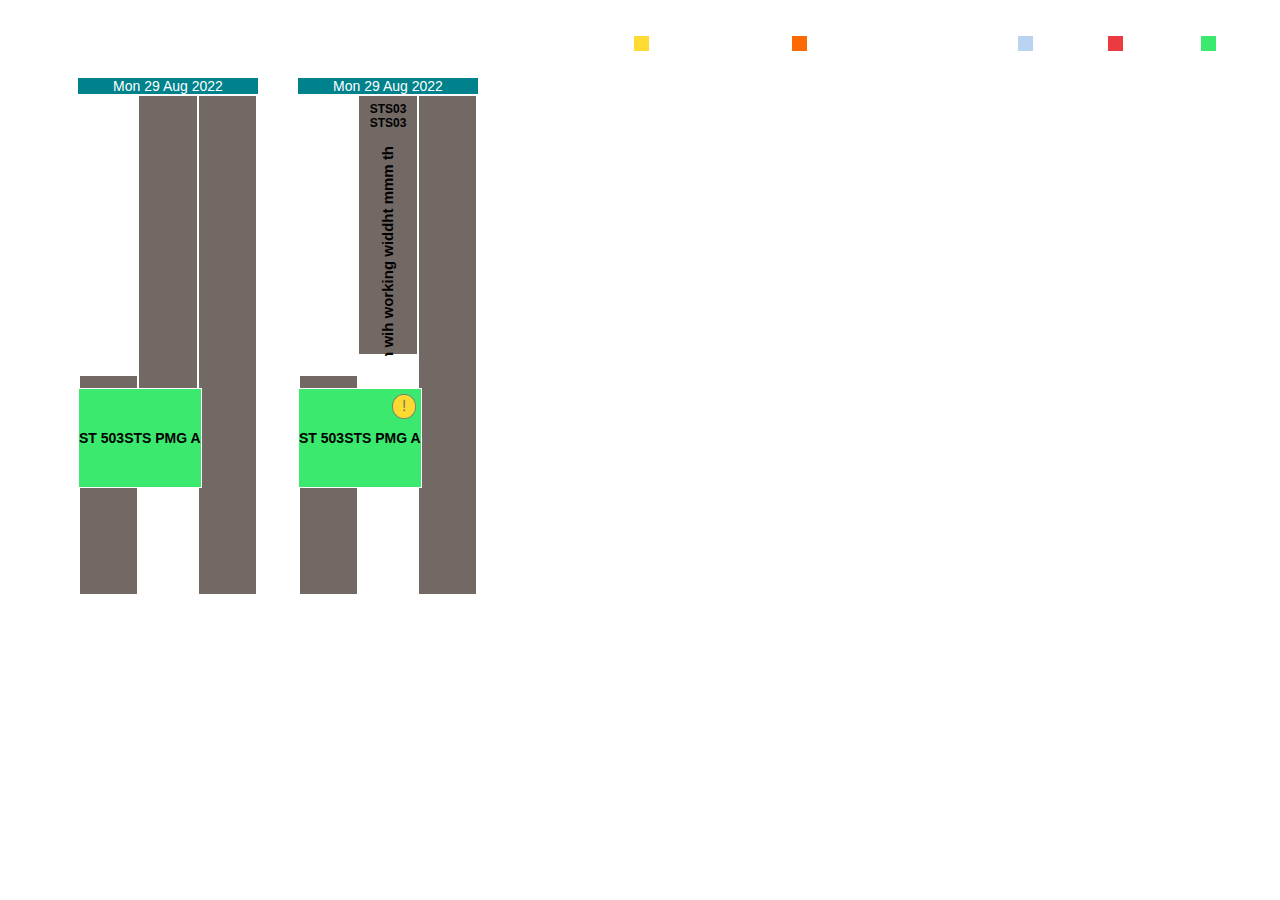
<file: index.html>
<!DOCTYPE html>
<html lang="en">
<head>
    <meta charset="UTF-8">
    <meta http-equiv="X-UA-Compatible" content="IE=edge">
    <meta name="viewport" content="width=device-width, initial-scale=1.0">
    <link rel="stylesheet" href="style.css">
    <link rel="stylesheet" href="https://cdnjs.cloudflare.com/ajax/libs/font-awesome/4.7.0/css/font-awesome.min.css">
    <title>Document</title>
</head>
<body>

        <div  class="head-of-div" style="width: 100%;">
            <div class="first-div-legend">
                 <div class="first-legend-child">
                        <div class="square-legend" >
                        
                        </div>
                        <div class="text-legend">
                            Waiting  for Approval
                        </div> 
                 </div>

                 <div class="first-legend-child">
                    <div class="square-legend" style="background-color:#fd6a03" >
                    
                    </div>
                    <div class="text-legend">
                        Requested for schedule change
                    </div>
                 </div>

                 <div class="first-legend-child" >
                    <div class="square-legend" style="background-color:#bad3f0 ;" >
                    
                    </div>
                    <div class="text-legend">
                        Planned
                    </div>
                 </div>

                 <div class="first-legend-child">
                    <div class="square-legend" style="background-color:#ec3a41 ;" >
                    
                    </div>
                    <div class="text-legend">
                        Rejected
                    </div>
                 </div>

                 <div class="first-legend-child">
                    <div class="square-legend" style="background-color:#3ae96e ;" >
                    
                    </div>
                    <div class="text-legend">
                        Finished
                    </div>
                 </div>
                 
            </div>
            <div class="second-div-legend">

                    <div class="row-for-time-clock">
                        
                            <div class="black-box">

                            </div>

                            <div class="box-content-time">
                                    00:00
                            </div>
                             <div class="box-content-time">
                                    01:00
                            </div>
                            <div class="box-content-time">
                                02:00
                            </div>
                            <div class="box-content-time">
                                03:00
                            </div>
                            <div class="box-content-time">
                                04:00
                            </div>
                            <div class="box-content-time">
                                05:00
                            </div>
                            <div class="box-content-time">
                                06:00
                            </div>
                            <div class="box-content-time">
                                07:00
                            </div>
                            <div class="box-content-time">
                                08:00
                            </div>
                            <div class="box-content-time">
                                09:00
                            </div>
                            <div class="box-content-time">
                                10:00
                            </div>
                            <div class="box-content-time">
                                11:00
                            </div>
                            <div class="box-content-time">
                                12:00
                            </div>
                            <div class="box-content-time">
                                13:00
                            </div>
                            <div class="box-content-time">
                                14:00
                            </div>
                            <div class="box-content-time">
                                15:00
                            </div>
                            <div class="box-content-time">
                                16:00
                            </div>
                            <div class="box-content-time">
                                17:00
                            </div>
                            <div class="box-content-time">
                                18:00
                            </div>
                            <div class="box-content-time">
                                19:00
                            </div>
                            <div class="box-content-time">
                                20:00
                            </div>
                            <div class="box-content-time">
                                21:00
                            </div>
                            <div class="box-content-time">
                                22:00
                            </div>
                            <div class="box-content-time">
                                23:00
                            </div>
                            <div class="box-content-time">
                                24:00
                            </div>


                    </div>

                    <div class="row-data-and-amintanance">

                        <div class="header-data-maintannace">
                                Mon  29 Aug 2022
                        </div>

                        <div class="data-per-column">

                            <div class="data-maintance-and-clock" style="width:  calc(1/3*100%) ;"> 

                                <div class="black-segemnt" style="height: 280px;">

                                </div>
                                <div class="one-colum-parsial" style="height: 220px;">


                                </div>
                            </div>

                            
                            <div class="data-maintance-and-clock" style="width:  calc(1/3*100%) ;"> 
                                <div class="one-colum-parsial" style="height: 370px;">


                                </div>
                                <div class="black-segemnt" style="height: 130px;">

                                </div>
                                
                            </div>

                            <div class="data-maintance-and-clock" style="width:  calc(1/3*100%) ;"> 
                                <div class="one-colum-parsial" style="height: 500px;">


                                </div>
   
                                
                            </div>
                           
                       
                        </div>

                        <div class="maintanance-box" style="height:100px ; background-color :#3ae96e; top: calc(30px + 280px) ;"  >
                            <div class="text-maintanance">
                                    ST 503
                            </div>
                            <div class="text-maintanance">
                               STS PMG A
                        </div>
                       </div>


                    </div>

                    <div class="row-data-and-amintanance">

                        <div class="header-data-maintannace">
                                Mon  29 Aug 2022
                        </div>

                        <div class="data-per-column">

                            <div class="data-maintance-and-clock" style="width:  calc(1/3*100%) ;"> 

                                <div class="black-segemnt" style="height: 280px;">

                                </div>
                                <div class="one-colum-parsial" style="height: 220px;">


                                </div>
                            </div>

                            
                            <div class="data-maintance-and-clock" style="width:  calc(1/3*100%) ; "> 
                                <div class="one-colum-parsial" style="height: 260px;">
                                           
                                            <div class="box-of-tittle" style="height: 40px;">
                                                    <div>
                                                        STS03
                            
                                                    </div>
                                                    <div>
                                                        STS03
                            
                                                    </div>
                                                    <!-- <div>
                                                        STS03
                            
                                                    </div> -->
                                            </div>
                                            <div class="rotate-box-text" style="height: 220px;"> 
                                                Text from bottom wih working widdht mmm th 
                                                        
                                                <!-- Text from bottom wih working widdht mmm th  -->
                                            </div>
                                            
                                </div>
                                <div class="black-segemnt" style="height: 130px;">

                                </div>
                                
                            </div>

                            <div class="data-maintance-and-clock" style="width:  calc(1/3*100%) ;"> 
                                <div class="one-colum-parsial" style="height: 500px;">


                                </div>
   
                                
                            </div>
                           
                       
                        </div>

                        <div class="maintanance-box" style="height:100px ; background-color :#3ae96e; top: calc(30px + 280px) ;"  >
                            <div class="text-maintanance">
                                    ST 503
                            </div>
                            <div class="text-maintanance">
                               STS PMG A
                             </div>
                             
                             <div class="info-maintanance">
                                <span class="tooltipText">Requested Start TIme: 02/09/2022 14:00</span>
                                <img src= "[data-uri]" 
                                style="width:24px;color:#ffdb31" />
                                <!-- <i class="fa fa-exclamation-circle" style="font-size:24px;color:#ffdb31"></i> -->
                            </div>
                       </div>


                    </div>

                   
                   

                 

            </div>
        </div>

    
</body>
</html>
</file>
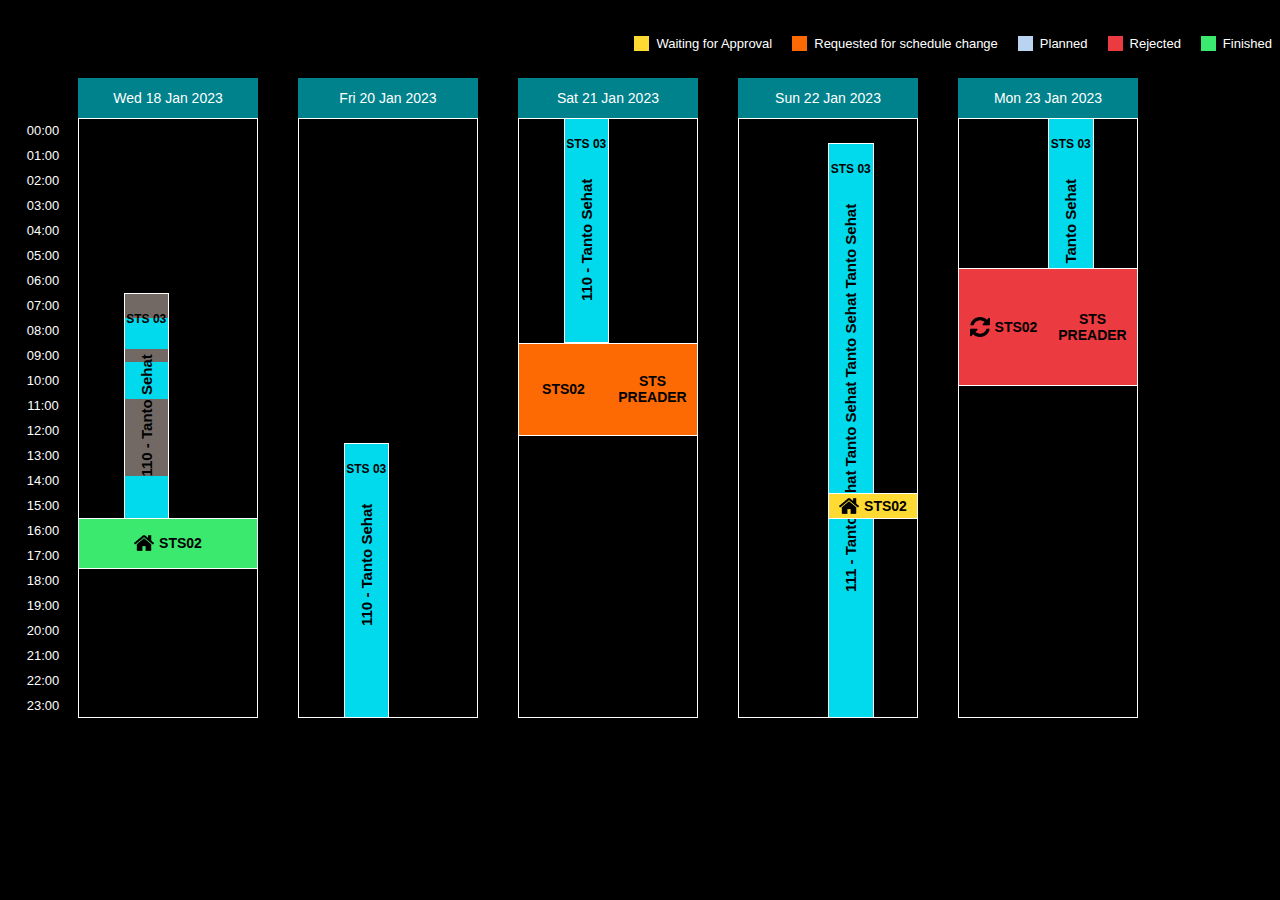
<file: indexmaintanance.html>
<!DOCTYPE html>
<meta charset='utf-8'>
<html>
  <head>
    <script src="./d3.min.js" charset="utf-8"></script>

    <link rel="stylesheet" href="https://cdnjs.cloudflare.com/ajax/libs/font-awesome/4.7.0/css/font-awesome.min.css">
    <link  rel="stylesheet" href="./style.css" type="text/css"  />
<!-- 
  <script src="./jquery-latest.min.js"></script> -->

  
  </head>
  <body style="background-color: black;">

    <!-- <div style="margin-bottom: 130px; background-color: aqua;"> -->

    </div>
        <!-- <div class="tooltip_index_maintanance">

              <div class="text_tooltip_index_maintanance">
                  STS01
              </div>

              <div class="text_tooltip_index_maintanance">
                Berth 109
            </div>

            <div class="text_tooltip_index_maintanance">
              Tanto Sehat Tanto Sehat Tanto Sehat Tanto Sehat 
          </div>

        </div> -->
    <script type='text/javascript' src='./scripts2.js'></script>
  </body>
</html>
</file>
<file: style.css>
body {

    /* background-color: #000; */
}

.head-of-div {
    font-family:sans-serif;
 

}
.first-div-legend{
    box-sizing: border-box;
    display: flex;
    flex-direction: row;
     /* background-color:chocolate; */
     /* border: 1px solid #fff; */
     height: 70px;
     justify-content: flex-end;

}

.first-legend-child{
    display: flex;
    flex-direction: row;

    margin-left: 20px;
    justify-content: center;
    align-items: center;
}


.square-legend{

    width: 15px;
    height: 15px;
    background-color: #ffda32;

    margin-right: 7px;
}
.text-legend {

    font-size: 13px;
    color: white;

    font-weight: 500;
}

.second-div-legend{


    display: flex;
    flex-direction: row;
}

.row-for-time-clock {

    display: flex;
    flex-direction: column;
    /* border: 1px solid #fff; */
    /* background-color:slategray; */
}
.black-box{

    /* background-color: azure; */
    width: 70px;
   
}

.box-content-time {
    /* background-color:aqua; */
    width: 70px;
    height: 20px;
    display: flex;
    font-size: 13px;
    /* color: white; */
  
    justify-content: center;
    align-items: center;
    color: #fff;

}

.row-data-and-amintanance{

    position: relative;
    display: flex;
    flex-direction: column;
    margin-right: 40px;
}

.header-data-maintannace{

    /* height: 30px; */
    width: 180px;
    background-color: #00828c;
    display: flex;
    align-items: center;
    justify-content: center;
    font-size: 14px;
    color: #fff;
}

.data-per-column {
    box-sizing: border-box;
    display: flex;
    flex-direction: row;
    border: 1px solid #fff;
    width: 180px;
}

.one-colum-parsial {
    box-sizing: border-box;
   

    background-color:#726965 ;
    border: 1px solid #fff;
    /* width: 100%; */
    /* margin-top: 1px; */
    /* margin-left: 1px; */
    /* margin-right: 1px; */
    /* z-index: 1; */


    
}

.box-of-tittle{
    position: relative;
    z-index: 1;
    box-sizing: border-box;
    /* border: 1px solid #fff */
    font-size: 12px;
    font-weight: bold;
    /* color: #fff; */
    /* padding-top : 5px ; */
    display: flex;
    /* justify-content:flex-end; */
    align-items: center;
    flex-direction: column;
    justify-content: center;

    height: 100%;
    overflow-y: overlay;
    cursor: default;
}

.rotate-box-text{
    position: relative;
    z-index: 1;
    white-space: nowrap;
    box-sizing: border-box;
     writing-mode: tb-rl;
    transform: rotate(-180deg);
    padding: 10px;
    font-size: 15px;
    /* color: #fff; */
    font-weight: 600;

    display: flex;
    align-items: center;
    justify-content:flex-end;
    text-align: center;
    cursor: default;

    width: 100%;
    overflow: hidden;
    /* padding-bottom: ; */
    
}

.data-maintance-and-clock {
    display: flex;
    flex-direction: column;
}

.black-segemnt{
    
}

.maintanance-box{
    position: absolute;
    box-sizing: border-box;
    /* width: 100%; */
 
    display: flex;
    flex-direction: row;
    justify-content:space-around;
    align-items: center;
    border: 1px solid #fff;
    z-index: 2;
}

.text-maintanance{
 
    display: flex;
    font-weight:bold;
    font-size: 14px;
    align-items: center;
    justify-content: center;
    text-align: center;
    height: 100%;
    
   
    overflow: auto;
}

.info-maintanance{
    /* display: flex; */
    /* justify-content: center;
    align-items: center; */
    position: absolute;
    top: 5px;
    right: 5px;

    /* height: 20px;
    width: 20px;
  
    border-radius: 50%; */
}

.tooltipText {
    background-color: #707070;
    position: absolute;
    /* bottom: 130%; */
    padding: 10px 15px;
    border-radius: 5px;
    font-size: 14px;
    width: max-content;
    opacity: 1;
    display: none;
    transition: all .5s;
    color: #fff;
    left: 20px;
    top: -30px;
    z-index: 2;
}


/* .tooltipText::after {
    content: '';
    border-width: 5px;
    border-style: solid;
    border-color: #fff transparent transparent transparent;
    position: absolute;
    top: 100%;
    left: 40%;
    margin-left: 5%;
} */

.info-maintanance:hover .tooltipText{
    opacity: 1;
    display: block;
    /* transform: translateY(-10px); */
}

.needle-time-now{

    position: absolute;
    display: none;
    align-items: center;
    z-index: 3;
}

.circle-needle{

    background-color:#b6d0ef ;
    width: 20px;
    height: 20px;
    border-radius: 50%;
    border: 1px solid #fff;
    box-sizing: border-box;
}

.rectangular-needle{

    background-color:#b6d0ef ;
    width: 172px;
    height: 10px;
    border: 1px  solid #fff;
    border-left: none;
    box-sizing: border-box;
    margin-left: -2px;


    /* border-radius: 50%; */
}

.tooltip_index_maintanance{

    display: none;
    position: absolute;
    padding: 5px;
    /* width: 100px; */
    /* height: 20px; */
    background-color: #fff;
    border-radius: 2px;
    z-index: 4;
    max-width: 90px;

}

.text_tooltip_index_maintanance {

    font-size: 11px;
    color: #000;
}

.img_classname_maint{
    height: 20px;
    width: 20px;
   margin-right: 5px;
}
</file>
